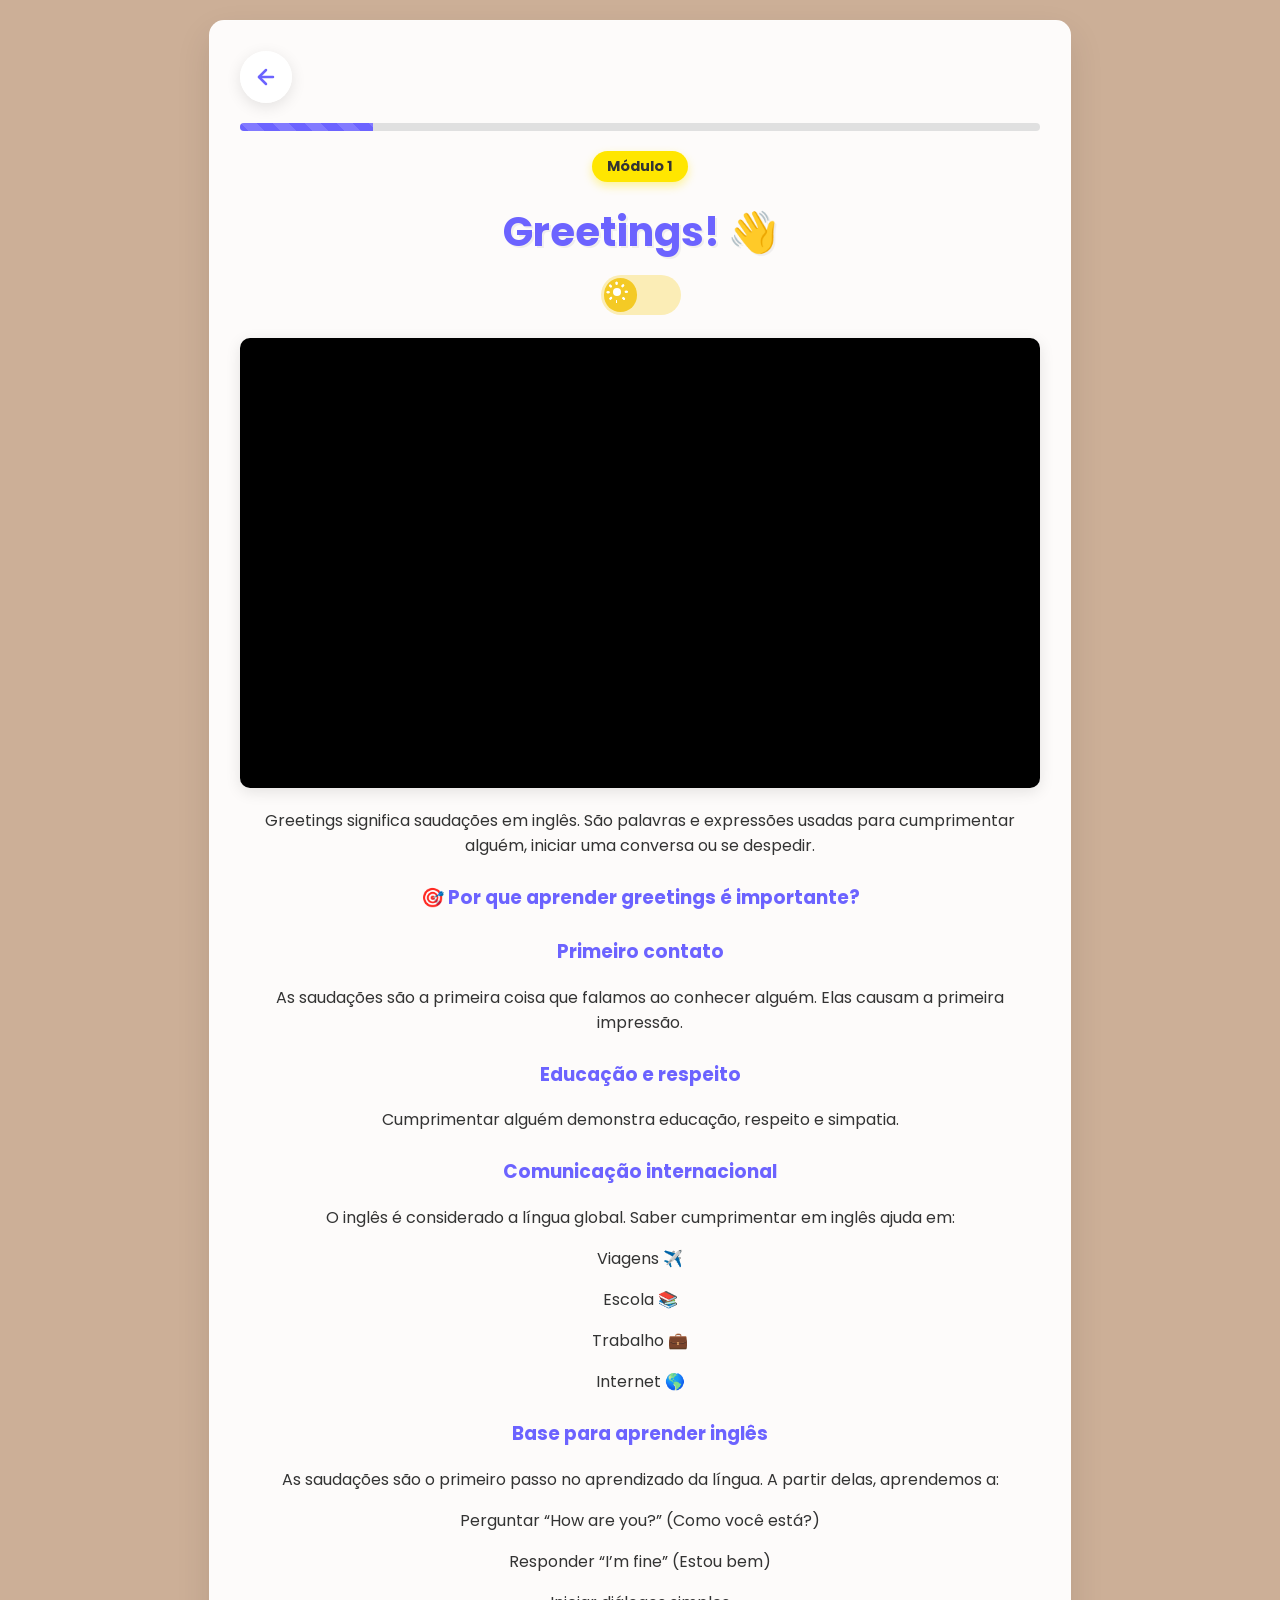
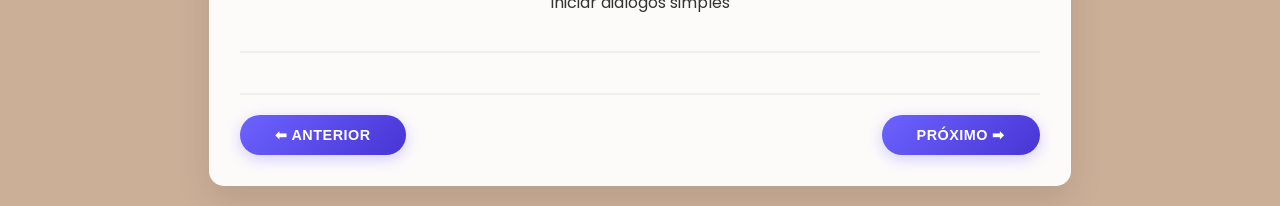
<file: index.html>
<!DOCTYPE html>
<html lang="pt-BR">
<head>
    <meta charset="UTF-8">
    <meta name="viewport" content="width=device-width, initial-scale=1.0">
    <link rel="stylesheet" href="style.css">

    <title>Módulo 1: Greetings - Aprenda Inglês</title>
</head>
<body>

    <div class="container">
        <!-- Botão Voltar ao Início (Greetings) -->
        <a href="index.html" class="back-arrow" title="Voltar ao Início">
            <svg xmlns="http://www.w3.org/2000/svg" width="24" height="24" viewBox="0 0 24 24" fill="none" stroke="currentColor" stroke-width="2.5" stroke-linecap="round" stroke-linejoin="round">
                <path d="M19 12H5"></path>
                <polyline points="12 19 5 12 12 5"></polyline>
            </svg>
        </a>

        <div class="progress-container">
            <div class="progress-bar" id="progress-bar"></div>
        </div>
        <header>
            <div class="module-tag">Módulo 1</div>

            <!-- Passo 1: Greetings -->
            <div id="step-1" class="step">
                <h1>Greetings! 👋</h1>
                <!-- From Uiverse.io by JkHuger --> 
        <label for="theme" class="theme">
	        <span class="theme__toggle-wrap">
		        <input id="theme" class="theme__toggle" type="checkbox" role="switch" name="theme" value="dark">
		        <span class="theme__fill"></span>
		        <span class="theme__icon">
			        <span class="theme__icon-part"></span>
			        <span class="theme__icon-part"></span>
			        <span class="theme__icon-part"></span>
			        <span class="theme__icon-part"></span>
			        <span class="theme__icon-part"></span>
			        <span class="theme__icon-part"></span>
			        <span class="theme__icon-part"></span>
			        <span class="theme__icon-part"></span>
			        <span class="theme__icon-part"></span>
		        </span>
	        </span>
        </label>

                <!-- Área do Vídeo -->
                <div class="video-container">
                    <video autoplay muted loop playsinline style="pointer-events: none;">
                        <source src="Imagens de Greetins/Design sem nome.mp4" type="video/mp4">
                        Seu navegador não suporta a reprodução de vídeos.
                    </video>
                </div>

                <p>Greetings significa saudações em inglês. São palavras e expressões usadas para cumprimentar alguém, iniciar uma conversa ou se despedir.</p>
                <h3>🎯 Por que aprender greetings é importante? </h3>

                <h3>Primeiro contato</h3>
                <p>As saudações são a primeira coisa que falamos ao conhecer alguém. Elas causam a primeira impressão.</p>

                <h3>Educação e respeito </h3>   
                <p> Cumprimentar alguém demonstra educação, respeito e simpatia.</p>

                <h3>Comunicação internacional</h3>
                <p>O inglês é considerado a língua global. Saber cumprimentar em inglês ajuda em:</p>
                <p>Viagens ✈️</p>
                <p>Escola 📚</p>
                <p>Trabalho 💼</p>
                <p>Internet 🌎</p>

                <h3>Base para aprender inglês</h3>
                <p>As saudações são o primeiro passo no aprendizado da língua. A partir delas, aprendemos a:</p>
                <p>Perguntar “How are you?” (Como você está?)</p>
                <p>Responder “I’m fine” (Estou bem)</p>
                <p>Iniciar diálogos simples</p>
            </div>

            <!-- Passo 2: Introductions (Novo Conteúdo) -->
            <div id="step-2" class="step hidden">
                <h1>Introdução 🤝</h1>
                <p>Ouça e pratique a pronúncia das saudações mais comuns:</p>

                <button id="toggle-vocab" class="action-btn">📖 Lição 1</button>
                <button id="shortcut-lesson2-btn" class="action-btn" style="background-color: #FF9800;">🚀 Lição 2</button>

                <div id="vocab-content" class="audio-grid hidden">
                    <h3 style="grid-column: 1 / -1; text-align: center; margin-top: 0; margin-bottom: 15px;">Vocabulário</h3>
                    <div class="audio-item"><img src="Imagens de Greetins/HI.jpg" class="vocab-icon"><span>Hi!</span> <button class="play-btn" data-audio="Imagens de Greetins/Greetins audio/Hi.mp3">🔊</button></div>
                    <div class="audio-item"><img src="Imagens de Greetins\Hello.png" class="vocab-icon"><span>Hello!</span> <button class="play-btn" data-audio="Imagens de Greetins/Greetins audio/Hello.mp3">🔊</button></div>
                    
                    <div class="audio-item"><img src="Imagens de Greetins/DIA.jpg" class="vocab-icon"><span>Good Morning</span> <button class="play-btn" data-audio="Imagens de Greetins/Greetins audio/Good Morning.mp3">🔊</button></div>
                    <div class="audio-item"><img src="Imagens de Greetins/TARDE.jpg" class="vocab-icon"><span>Good Afternoon</span> <button class="play-btn" data-audio="Imagens de Greetins/Greetins audio/Good Afternoon.mp3">🔊</button></div>
                    
                    <div class="audio-item"><img src="Imagens de Greetins/NOITE.jpg" class="vocab-icon"><span>Good Evening</span> <button class="play-btn" data-audio="Imagens de Greetins/Greetins audio/Good Evening.mp3">🔊</button></div>
                    <div class="audio-item"><img src="Imagens de Greetins/EAÍ.png" class="vocab-icon"><span>Hey there!</span> <button class="play-btn" data-audio="Imagens de Greetins/Greetins audio/Hey there.mp3">🔊</button></div>
                    
                    <div class="audio-item"><img src="Imagens de Greetins/OQUE É.jpg" class="vocab-icon"><span>What's up?</span> <button class="play-btn" data-audio="Imagens de Greetins/Greetins audio/What's up.mp3">🔊</button></div>
                    <div class="audio-item"><img src="Imagens de Greetins/ChatGPT Image 19 de fev. de 2026, 00_31_22.png" class="vocab-icon"><span>How's it going?</span> <button class="play-btn" data-audio="Imagens de Greetins/Greetins audio/How's it going.mp3">🔊</button></div>
                    
                    <div class="audio-item"><img src="Imagens de Greetins/ChatGPT Image 19 de fev. de 2026, 00_33_58.png" class="vocab-icon"><span>How are you?</span> <button class="play-btn" data-audio="Imagens de Greetins/Greetins audio/How are you.mp3">🔊</button></div>
                    <div class="audio-item"><img src="Imagens de Greetins\I am good.png" class="vocab-icon"><span>I'm fine.</span> <button class="play-btn" data-audio="Imagens de Greetins/Greetins audio/I'm fine.mp3">🔊</button></div>
                    <div class="audio-item"><img src="Imagens de Greetins\I AM GREAT.jpg" class="vocab-icon"><span>I am great.</span> <button class="play-btn" data-audio="Imagens de Greetins/Greetins audio/I am great.mp3">🔊</button></div>

                    <div class="audio-item"><img src="Imagens de Greetins/BOM CONHECER VC.jpg" class="vocab-icon"><span>Nice to meet you</span> <button class="play-btn" data-audio="Imagens de Greetins/Greetins audio/Nice to meet you.mp3">🔊</button></div>
                    
                    <div class="audio-item"><img src="Imagens de Greetins\Long time no see.jpg" class="vocab-icon"><span>Long time no see</span> <button class="play-btn" data-audio="Imagens de Greetins/Greetins audio/Long time no see.mp3">🔊</button></div>
                    <div class="audio-item"><img src="Imagens de Greetins\Please.jpg" class="vocab-icon"><span>Please</span> <button class="play-btn" data-audio="Imagens de Greetins/Greetins audio/Plase.mp3">🔊</button></div>
                    
                    <div class="audio-item"><img src="Imagens de Greetins\O que você faz.png" class="vocab-icon"><span>How do you do?</span> <button class="play-btn" data-audio="Imagens de Greetins/Greetins audio/How do you do.mp3">🔊</button></div>
                    <div class="audio-item"><img src="Imagens de Greetins\Adeus.png" class="vocab-icon"><span>Goodbye</span> <button class="play-btn" data-audio="Imagens de Greetins/Greetins audio/Goodbye.mp3">🔊</button></div>
                    
                    <div class="audio-item"><img src="Imagens de Greetins\Bye.jpg" class="vocab-icon"><span>Bye</span> <button class="play-btn" data-audio="Imagens de Greetins/Greetins audio/Bye.mp3">🔊</button></div>
                    <div class="audio-item"><img src="Imagens de Greetins\See you later.png" class="vocab-icon"><span>See you later</span> <button class="play-btn" data-audio="Imagens de Greetins/Greetins audio/See you later.mp3">🔊</button></div>
                    
                    <div class="audio-item"><img src="Imagens de Greetins\Be careful.png" class="vocab-icon"><span>Be careful</span> <button class="play-btn" data-audio="Imagens de Greetins/Greetins audio/Be careful.mp3">🔊</button></div>
                    <div class="audio-item"><img src="Imagens de Greetins\Have a nice day.jpg" class="vocab-icon"><span>Have a nice day</span> <button class="play-btn" data-audio="Imagens de Greetins/Greetins audio/Have a Nice day.mp3">🔊</button></div>
                    
                    <div class="audio-item"><img src="Imagens de Greetins\come in.jpg" class="vocab-icon"><span>Come in</span> <button class="play-btn" data-audio="Imagens de Greetins/Greetins audio/Come in.mp3">🔊</button></div>
                    <div class="audio-item"><img src="Imagens de Greetins\That's right.png" class="vocab-icon"><span>That's right</span> <button class="play-btn" data-audio="Imagens de Greetins/Greetins audio/That's right.mp3">🔊</button></div>
                    <div class="audio-item"><img src="Imagens de Greetins\Excuse me.jpg" class="vocab-icon"><span>Excuse me</span> <button class="play-btn" data-audio="Imagens de Greetins/Greetins audio/Excuse me.mp3">🔊</button></div>
                    <div class="audio-item"><img src="Imagens de Greetins\Sorry.jpg" class="vocab-icon"><span>Sorry</span> <button class="play-btn" data-audio="Imagens de Greetins/Greetins audio/Sorry.mp3">🔊</button></div>

                    <div class="audio-item"><img src="Imagens de Greetins\Go it.jpg" class="vocab-icon"><span>Got it</span> <button class="play-btn" data-audio="Imagens de Greetins/Greetins audio/Got it.mp3">🔊</button></div>

                    <!-- Botão Continuar dentro do Vocabulário -->
                    <div style="width: 100%; grid-column: 1 / -1; text-align: center; margin-top: 20px;">
                        <button id="vocab-continue-btn" class="action-btn" onclick="window.scrollTo({ top: 0, behavior: 'smooth' }); document.getElementById('vocab-content').classList.add('hidden'); document.getElementById('vocab-pt-content').classList.remove('hidden');">Próximo ➡</button>
                    </div>
                </div>

                <div id="vocab-pt-content" class="audio-grid hidden">
                    <h3 style="grid-column: 1 / -1; text-align: center; margin-top: 0; margin-bottom: 15px;">Vocabulário</h3>
                    <div class="audio-item"><img src="Imagens de Greetins/HI.jpg" class="vocab-icon"><span>Oi!</span> <button class="play-btn" data-audio="Imagens de Greetins/Greetins audio/Hi.mp3">🔊</button></div>
                    <div class="audio-item"><img src="Imagens de Greetins\Hello.png" class="vocab-icon"><span>Olá!</span> <button class="play-btn" data-audio="Imagens de Greetins/Greetins audio/Hello.mp3">🔊</button></div>
                    
                    <div class="audio-item"><img src="Imagens de Greetins/DIA.jpg" class="vocab-icon"><span>Bom dia</span> <button class="play-btn" data-audio="Imagens de Greetins/Greetins audio/Good Morning.mp3">🔊</button></div>
                    <div class="audio-item"><img src="Imagens de Greetins/TARDE.jpg" class="vocab-icon"><span>Boa tarde</span> <button class="play-btn" data-audio="Imagens de Greetins/Greetins audio/Good Afternoon.mp3">🔊</button></div>
                    
                    <div class="audio-item"><img src="Imagens de Greetins/NOITE.jpg" class="vocab-icon"><span>Boa noite</span> <button class="play-btn" data-audio="Imagens de Greetins/Greetins audio/Good Evening.mp3">🔊</button></div>
                    <div class="audio-item"><img src="Imagens de Greetins/EAÍ.png" class="vocab-icon"><span>E aí!</span> <button class="play-btn" data-audio="Imagens de Greetins/Greetins audio/Hey there.mp3">🔊</button></div>
                    
                    <div class="audio-item"><img src="Imagens de Greetins/OQUE É.jpg" class="vocab-icon"><span>E aí? / O que manda?</span> <button class="play-btn" data-audio="Imagens de Greetins/Greetins audio/What's up.mp3">🔊</button></div>
                    <div class="audio-item"><img src="Imagens de Greetins/ChatGPT Image 19 de fev. de 2026, 00_31_22.png" class="vocab-icon"><span>Como vão as coisas?</span> <button class="play-btn" data-audio="Imagens de Greetins/Greetins audio/How's it going.mp3">🔊</button></div>
                    
                    <div class="audio-item"><img src="Imagens de Greetins/ChatGPT Image 19 de fev. de 2026, 00_33_58.png" class="vocab-icon"><span>Como você está?</span> <button class="play-btn" data-audio="Imagens de Greetins/Greetins audio/How are you.mp3">🔊</button></div>
                    <div class="audio-item"><img src="Imagens de Greetins\I am good.png" class="vocab-icon"><span>Estou bem.</span> <button class="play-btn" data-audio="Imagens de Greetins/Greetins audio/I'm fine.mp3">🔊</button></div>
                    <div class="audio-item"><img src="Imagens de Greetins\I AM GREAT.jpg" class="vocab-icon"><span>Estou ótimo.</span> <button class="play-btn" data-audio="Imagens de Greetins/Greetins audio/I am great.mp3">🔊</button></div>

                    <div class="audio-item"><img src="Imagens de Greetins/BOM CONHECER VC.jpg" class="vocab-icon"><span>Prazer em te conhecer</span> <button class="play-btn" data-audio="Imagens de Greetins/Greetins audio/Nice to meet you.mp3">🔊</button></div>
                    
                    <div class="audio-item"><img src="Imagens de Greetins/Long time no see.jpg" class="vocab-icon"><span>Quanto tempo!</span> <button class="play-btn" data-audio="Imagens de Greetins/Greetins audio/Long time no see.mp3">🔊</button></div>
                    <div class="audio-item"><img src="Imagens de Greetins/Please.jpg" class="vocab-icon"><span>Por favor</span> <button class="play-btn" data-audio="Imagens de Greetins/Greetins audio/Plase.mp3">🔊</button></div>
                    
                    <div class="audio-item"><img src="Imagens de Greetins\O que você faz.png" class="vocab-icon"><span>Como vai?</span> <button class="play-btn" data-audio="Imagens de Greetins/Greetins audio/How do you do.mp3">🔊</button></div>
                    <div class="audio-item"><img src="Imagens de Greetins\Adeus.png" class="vocab-icon"><span>Adeus</span> <button class="play-btn" data-audio="Imagens de Greetins/Greetins audio/Goodbye.mp3">🔊</button></div>
                    
                    <div class="audio-item"><img src="Imagens de Greetins/Bye.jpg" class="vocab-icon"><span>Tchau</span> <button class="play-btn" data-audio="Imagens de Greetins/Greetins audio/Bye.mp3">🔊</button></div>
                    <div class="audio-item"><img src="Imagens de Greetins\See you later.png" class="vocab-icon"><span>Até logo</span> <button class="play-btn" data-audio="Imagens de Greetins/Greetins audio/See you later.mp3">🔊</button></div>
                    
                    <div class="audio-item"><img src="Imagens de Greetins\Be careful.png" class="vocab-icon"><span>Tenha Cuidado</span> <button class="play-btn" data-audio="Imagens de Greetins/Greetins audio/Be careful.mp3">🔊</button></div>
                    <div class="audio-item"><img src="Imagens de Greetins/Have a nice day.jpg" class="vocab-icon"><span>Tenha um bom dia</span> <button class="play-btn" data-audio="Imagens de Greetins/Greetins audio/Have a Nice day.mp3">🔊</button></div>
                    
                    <div class="audio-item"><img src="Imagens de Greetins\come in.jpg" class="vocab-icon"><span>Entre</span> <button class="play-btn" data-audio="Imagens de Greetins/Greetins audio/Come in.mp3">🔊</button></div>
                    <div class="audio-item"><img src="Imagens de Greetins\That's right.png" class="vocab-icon"><span>Está certo</span> <button class="play-btn" data-audio="Imagens de Greetins/Greetins audio/That's right.mp3">🔊</button></div>
                    <div class="audio-item"><img src="Imagens de Greetins/Excuse me.jpg" class="vocab-icon"><span>Com licença</span> <button class="play-btn" data-audio="Imagens de Greetins/Greetins audio/Excuse me.mp3">🔊</button></div>
                   <div class="audio-item"><img src="Imagens de Greetins/Sorry.jpg" class="vocab-icon"><span>Desculpe</span> <button class="play-btn" data-audio="Imagens de Greetins/Greetins audio/Sorry.mp3">🔊</button></div>
                    <div class="audio-item"><img src="Imagens de Greetins\Go it.jpg" class="vocab-icon"><span>Entendi</span> <button class="play-btn" data-audio="Imagens de Greetins/Greetins audio/Got it.mp3">🔊</button></div>
                    

                    <div style="width: 100%; grid-column: 1 / -1; text-align: center; margin-top: 20px;">
                        <button id="vocab-pt-continue-btn" class="action-btn">Continuar ➡</button>
                    </div>
                </div>
            </div>

            <!-- Passo 3: Let's Talk (Conversação) -->
            <div id="step-talk" class="step hidden">
                <h1>Let's TALK 🗣️</h1>
                <p>Pratique com o diálogo entre:</p>
                <p>Mark e Elena</p>
                
                <!-- Card para ouvir a conversa completa -->
                <div class="full-audio-card">
                    <button class="play-btn" data-audio="TALK/Áudio completo.mp3">🔊</button>
                    <div>
                        <h3>Ouvir conversa completa</h3>
                        <p>Escute a narração de todo o diálogo.</p>
                    </div>
                </div>

                <div class="chat-container">
                    <!-- Mark -->
                    <div class="chat-row mark-row">
                        <img src="TALK/MARK.jpg" alt="Mark" class="avatar" style="width: 50px; height: 50px; object-fit: cover;">
                        <div class="chat-bubble mark">
                            <p><strong>Mark:</strong> Hi Elena!?</p>
                            <button class="play-mini-btn" data-audio="TALK/Hi Elena Greetings 1.mp3">🔊</button>
                        </div>
                    </div>

                    <!-- Elena -->
                    <div class="chat-row elena-row">
                        <div class="chat-bubble elena">
                            <p><strong>Elena:</strong> Hello Mark!</p>
                            <button class="play-mini-btn" data-audio="TALK/HELLO MARK Greetins 1.mp3">🔊</button>
                        </div>
                        <img src="TALK/ELENA.png" alt="Elena" class="avatar">
                    </div>

                    <!-- Mark -->
                    <div class="chat-row mark-row">
                        <img src="TALK/MARK.jpg" alt="Mark" class="avatar" style="width: 50px; height: 50px; object-fit: cover;">
                        <div class="chat-bubble mark">
                            <p><strong>Mark:</strong> Good Evening Elena.</p>
                            <button class="play-mini-btn" data-audio="TALK/good evening (mark).mp3">🔊</button>
                        </div>
                    </div>

                    <!-- Elena -->
                    <div class="chat-row elena-row">
                        <div class="chat-bubble elena">
                            <p><strong>Elena:</strong> Good Evening</p>
                            <button class="play-mini-btn" data-audio="TALK/Good EVening (elena).mp3">🔊</button>
                        </div>
                        <img src="TALK/ELENA.png" alt="Elena" class="avatar">
                    </div>
                     <!-- Mark -->
                     <div class="chat-row mark-row">
                        <img src="TALK/MARK.jpg" alt="Mark" class="avatar" style="width: 50px; height: 50px; object-fit: cover;">
                        <div class="chat-bubble mark">
                            <p><strong>Mark:</strong> How are you?</p>
                            <button class="play-mini-btn" data-audio="TALK/How are you.mp3">🔊</button>
                        </div>
                    </div>

                    <!-- Elena -->
                    <div class="chat-row elena-row">
                        <div class="chat-bubble elena">
                            <p><strong>Elena:</strong> I'm good. And you?</p>
                            <button class="play-mini-btn" data-audio="TALK/i'm good Greetins 2.mp3">🔊</button>
                        </div>
                        <img src="TALK/ELENA.png" alt="Elena" class="avatar">
                    </div>

                     <!-- Mark -->
                     <div class="chat-row mark-row">
                        <img src="TALK/MARK.jpg" alt="Mark" class="avatar" style="width: 50px; height: 50px; object-fit: cover;">
                        <div class="chat-bubble mark">
                            <p><strong>Mark:</strong> I'm fine. Thanks!</p>
                            <button class="play-mini-btn" data-audio="TALK/i'm fine. thanks ELENA GREETINS 2.mp3">🔊</button>
                        </div>
                    </div>

                    <!-- Mark -->
                     <div class="chat-row mark-row">
                        <img src="TALK/MARK.jpg" alt="Mark" class="avatar" style="width: 50px; height: 50px; object-fit: cover;">
                        <div class="chat-bubble mark">
                            <p><strong>Mark:</strong> It's a pleasure to see you again.</p>
                            <button class="play-mini-btn" data-audio="TALK/It's a pleasure to see you again (MARK).mp3">🔊</button>
                        </div>
                    </div>

                         <!-- Elena -->
                    <div class="chat-row elena-row">
                        <div class="chat-bubble elena">
                            <p><strong>Elena:</strong> It's nice to see you too!</p>
                            <button class="play-mini-btn" data-audio="TALK/IT´S NICE TOO SEE YOU TOO.mp3">🔊</button>
                        </div>
                        <img src="TALK/ELENA.png" alt="Elena" class="avatar">
                    </div>
                    <!-- Mark -->
                     <div class="chat-row mark-row">
                        <img src="TALK/MARK.jpg" alt="Mark" class="avatar" style="width: 50px; height: 50px; object-fit: cover;">
                        <div class="chat-bubble mark">
                            <p><strong>Mark:</strong> Where have you been?</p>
                            <button class="play-mini-btn" data-audio="TALK/So where have you been.mp3">🔊</button>
                        </div>
                    </div>

                          <!-- Elena -->
                    <div class="chat-row elena-row">
                        <div class="chat-bubble elena">
                            <p><strong>Elena:</strong> I was travelling abroad</p>
                            <button class="play-mini-btn" data-audio="TALK/I was travelling to abroad (ELENA).mp3">🔊</button>
                        </div>
                        <img src="TALK/ELENA.png" alt="Elena" class="avatar">
                    </div>

                     <!-- Mark -->
                     <div class="chat-row mark-row">
                        <img src="TALK/MARK.jpg" alt="Mark" class="avatar" style="width: 50px; height: 50px; object-fit: cover;">
                        <div class="chat-bubble mark">
                            <p><strong>Mark:</strong> It's amazing.</p>
                            <button class="play-mini-btn" data-audio="TALK/it's amazing to hear it.mp3">🔊</button>
                        </div>
                    </div>

                           <!-- Elena -->
                    <div class="chat-row elena-row">
                        <div class="chat-bubble elena">
                            <p><strong>Elena:</strong> I'm so sorry Mark, but i need to go now</p>
                            <button class="play-mini-btn" data-audio="TALK/i'm so sorry mark (ELENA).mp3">🔊</button>
                        </div>
                        <img src="TALK/ELENA.png" alt="Elena" class="avatar">
                    </div>

                     <!-- Mark -->
                     <div class="chat-row mark-row">
                        <img src="TALK/MARK.jpg" alt="Mark" class="avatar" style="width: 50px; height: 50px; object-fit: cover;">
                        <div class="chat-bubble mark">
                            <p><strong>Mark:</strong> It's okay</p>
                            <button class="play-mini-btn" data-audio="TALK/it's okay (MARK).mp3">🔊</button>
                        </div>
                    </div>

                    
                           <!-- Elena -->
                    <div class="chat-row elena-row">
                        <div class="chat-bubble elena">
                            <p><strong>Elena:</strong> I see you later</p>
                            <button class="play-mini-btn" data-audio="TALK/bye bye (ELENA).mp3">🔊</button>
                        </div>
                        <img src="TALK/ELENA.png" alt="Elena" class="avatar">
                    </div>
                    <!-- Mark -->
                     <div class="chat-row mark-row">
                        <img src="TALK/MARK.jpg" alt="Mark" class="avatar" style="width: 50px; height: 50px; object-fit: cover;">
                        <div class="chat-bubble mark">
                            <p><strong>Mark:</strong> Goodbye Elena</p>
                            <button class="play-mini-btn" data-audio="TALK/goodbye (mark).mp3">🔊</button>
                        </div>
                    </div>
                </div>

                <button id="lets-listen-btn" class="action-btn">Continuar ➡</button>
            </div>

            <!-- Passo 4: Listening and Choose (Vídeo Quiz) -->
            <div id="step-listening" class="step hidden">
                <h1>Listening & Choose 🎧</h1>
                <p>Assista ao vídeo e responda às perguntas abaixo:</p>

                <div class="video-container">
                    <!-- Controls removido para impedir avanço manual. pointer-events: none impede clique direito/pausa -->
                    <video id="video-quiz-player" style="pointer-events: none;" playsinline webkit-playsinline>
                        <source id="video-quiz-source" src="" type="video/mp4">
                        Seu navegador não suporta a reprodução de vídeos.
                    </video>
                    <!-- Botão de Play Personalizado (Overlay) -->
                    <div id="video-start-overlay" class="video-overlay">
                        <button class="big-play-btn">▶</button>
                    </div>
                </div>

                <div class="quiz-card">
                    <div style="display: flex; justify-content: space-between; align-items: center; margin-bottom: 10px;">
                        <div id="video-quiz-score" class="quiz-score" style="margin-bottom: 0;">Acertos: 0/0</div>
                        <button id="skip-to-part2-btn" style="background: none; border: none; color: #6C63FF; cursor: pointer; text-decoration: underline; font-size: 0.85em; padding: 0;">Pular para Interpretação ⏩</button>
                        <button id="skip-interpretation-btn" style="background: none; border: none; color: #6C63FF; cursor: pointer; text-decoration: underline; font-size: 0.85em; padding: 0; display: none;">Pular Interpretação ⏩</button>
                    </div>
                    <h3 id="video-quiz-question">Carregando pergunta...</h3>
                    <div id="video-quiz-options" class="quiz-options-grid">
                        <!-- Opções serão inseridas via JavaScript -->
                    </div>
                    <p id="video-quiz-feedback" class="quiz-feedback"></p>
                    <button id="video-quiz-next-btn" class="action-btn hidden" style="margin-top: 15px;">Próxima Pergunta ➡</button>
                </div>
            </div>

            <!-- Passo 5: Próxima Lição (Página Solo) -->
            <div id="step-next-lesson" class="step hidden">
                <h1>Lição 2 🚀</h1>
                <div id="lesson2-intro-content">
                    <p>Parabéns! Você concluiu o Módulo 1 com sucesso.</p>
                    <p>In the second Lesson, we will learn about:</p>
                    
                    <h3>Vocabulário (Perguntas iniciais)</h3>
                </div>
                <button id="toggle-to-ask-btn" class="action-btn">📖 Vocabulário</button>

                <div id="to-ask-content" class="audio-grid hidden">
                    <h3 style="grid-column: 1 / -1; text-align: center; margin-top: 0; margin-bottom: 15px;">Vocabulário</h3>
                    <div class="audio-item">
                        <img src="Lição 02/images/What's your name.jpg" class="vocab-icon">
                        <span>What is your name?</span> 
                        <button class="play-btn" data-audio="Lição 02/Vocabulário lesson 2/What is your name.mp3">🔊</button>
                    </div>
                    <div class="audio-item">
                        <img src="Lição 02/images/Where are you from.jpg" class="vocab-icon">
                        <span>Where are you from?</span> 
                        <button class="play-btn" data-audio="Lição 02/Vocabulário lesson 2/Where are you from.mp3">🔊</button>
                    </div>
                    <div class="audio-item">
                        <img src="Lição 02/images/How old are you.jpg" class="vocab-icon">
                        <span>How old are you?</span> 
                        <button class="play-btn" data-audio="Lição 02/Vocabulário lesson 2/How old are you.mp3">🔊</button>
                    </div>
                    <div class="audio-item">
                        <img src="Lição 02/images/What do you do.jpg" class="vocab-icon">
                        <span>What do you do?</span> 
                        <button class="play-btn" data-audio="Lição 02/Vocabulário lesson 2/What do you do.mp3">🔊</button>
                    </div>
                    <div class="audio-item">
                        <img src="Lição 02/images/Where do you live.png" class="vocab-icon">
                        <span>Where do you live?</span> 
                        <button class="play-btn" data-audio="Lição 02/Vocabulário lesson 2/Where do you live.mp3">🔊</button>
                    </div>

                    <div class="audio-item">
                        <img src="Lição 02/images/What time is it.jpg" class="vocab-icon">
                        <span>What time is it?</span> 
                        <button class="play-btn" data-audio="Lição 02/Vocabulário lesson 2/What time is it.mp3">🔊</button>
                    </div>

                    <div class="audio-item">
                        <img src="Lição 02/images/What is your favorite color.jpg" class="vocab-icon">
                        <span>What is your favorite color?</span> 
                        <button class="play-btn" data-audio="Lição 02/Vocabulário lesson 2/What is your favorite color.mp3">🔊</button>
                    </div>

                    <div class="audio-item">
                        <img src="Lição 02/images/When is your birthday.jpg" class="vocab-icon">
                        <span>When is your birthday?</span> 
                        <button class="play-btn" data-audio="Lição 02/Vocabulário lesson 2/when is your birthday.mp3">🔊</button>
                    </div>

                    <div class="audio-item">
                        <img src="Lição 02/images/Who are you.png" class="vocab-icon">
                        <span>Who are you?</span> 
                        <button class="play-btn" data-audio="Lição 02/Vocabulário lesson 2/Who are you.mp3">🔊</button>
                    </div>

                    <div class="audio-item">
                        <img src="Lição 02/images/How much is it.jpg" class="vocab-icon">
                        <span>How much is it?</span> 
                        <button class="play-btn" data-audio="Lição 02/Vocabulário lesson 2/How much is it.mp3">🔊</button>
                    </div>

                    <div class="audio-item">
                        <img src="Lição 02/images/How do you spell your name.jpg" class="vocab-icon">
                        <span>How do you spell your name?</span> 
                        <button class="play-btn" data-audio="Lição 02/Vocabulário lesson 2/How do you spell your name.mp3">🔊</button>
                    </div>

                    <div class="audio-item">
                        <img src="Lição 02/images/Do you speak English.jpg" class="vocab-icon">
                        <span>Do you speak English?</span> 
                        <button class="play-btn" data-audio="Lição 02/Vocabulário lesson 2/Do you speak English.mp3">🔊</button>
                    </div>

                    <div class="audio-item">
                        <img src="Lição 02/images/Are you ready.jpg" class="vocab-icon">
                        <span>Are you ready?</span> 
                        <button class="play-btn" data-audio="Lição 02/Vocabulário lesson 2/Are you ready.mp3">🔊</button>
                    </div>

                    <div class="audio-item">
                        <img src="Lição 02/images/Do you like coffee.jpg" class="vocab-icon">
                        <span>Do you like coffee?</span> 
                        <button class="play-btn" data-audio="Lição 02/Vocabulário lesson 2/Do you like coffee.mp3">🔊</button>
                    </div>

                    <!-- Botão Continuar dentro da Lição 2 -->
                    <div style="width: 100%; grid-column: 1 / -1; text-align: center; margin-top: 20px;">
                        <button id="to-ask-continue-btn" class="action-btn" onclick="window.scrollTo({ top: 0, behavior: 'smooth' }); document.getElementById('to-ask-content').classList.add('hidden'); document.getElementById('to-ask-pt-content').classList.remove('hidden');">Próximo ➡</button>
                    </div>
                </div>

                <!-- Seção Português -> Inglês (Lição 2) -->
                <div id="to-ask-pt-content" class="audio-grid hidden">
                    <h3 style="grid-column: 1 / -1; text-align: center; margin-top: 0; margin-bottom: 15px;">Vocabulário</h3>
                    <div class="audio-item">
                        <img src="Lição 02/images/What's your name.jpg" class="vocab-icon">
                        <span>Qual é o seu nome?</span> 
                        <button class="play-btn" data-audio="Lição 02/Vocabulário lesson 2/What is your name.mp3">🔊</button>
                    </div>
                    <div class="audio-item">
                        <img src="Lição 02/images/Where are you from.jpg" class="vocab-icon">
                        <span>De onde você é?</span> 
                        <button class="play-btn" data-audio="Lição 02/Vocabulário lesson 2/Where are you from.mp3">🔊</button>
                    </div>
                    <div class="audio-item">
                        <img src="Lição 02/images/How old are you.jpg" class="vocab-icon">
                        <span>Quantos anos você tem?</span> 
                        <button class="play-btn" data-audio="Lição 02/Vocabulário lesson 2/How old are you.mp3">🔊</button>
                    </div>
                    <div class="audio-item">
                        <img src="Lição 02/images/What do you do.jpg" class="vocab-icon">
                        <span>O que você faz?</span> 
                        <button class="play-btn" data-audio="Lição 02/Vocabulário lesson 2/What do you do.mp3">🔊</button>
                    </div>
                    <div class="audio-item">
                        <img src="Lição 02/images/Where do you live.png" class="vocab-icon">
                        <span>Onde você mora?</span> 
                        <button class="play-btn" data-audio="Lição 02/Vocabulário lesson 2/Where do you live.mp3">🔊</button>
                    </div>

                    <div class="audio-item">
                        <img src="Lição 02/images/What time is it.jpg" class="vocab-icon">
                        <span>Que horas são?</span> 
                        <button class="play-btn" data-audio="Lição 02/Vocabulário lesson 2/What time is it.mp3">🔊</button>
                    </div>

                    <div class="audio-item">
                        <img src="Lição 02/images/What is your favorite color.jpg" class="vocab-icon">
                        <span>Qual é a sua cor favorita?</span> 
                        <button class="play-btn" data-audio="Lição 02/Vocabulário lesson 2/What is your favorite color.mp3">🔊</button>
                    </div>

                    <div class="audio-item">
                        <img src="Lição 02/images/When is your birthday.jpg" class="vocab-icon">
                        <span>Quando é o seu aniversário?</span> 
                        <button class="play-btn" data-audio="Lição 02/Vocabulário lesson 2/when is your birthday.mp3">🔊</button>
                    </div>

                    <div class="audio-item">
                        <img src="Lição 02/images/Who are you.png" class="vocab-icon">
                        <span>Quem é você?</span> 
                        <button class="play-btn" data-audio="Lição 02/Vocabulário lesson 2/Who are you.mp3">🔊</button>
                    </div>

                    <div class="audio-item">
                        <img src="Lição 02/images/How much is it.jpg" class="vocab-icon">
                        <span>Quanto custa?</span> 
                        <button class="play-btn" data-audio="Lição 02/Vocabulário lesson 2/How much is it.mp3">🔊</button>
                    </div>

                    <div class="audio-item">
                        <img src="Lição 02/images/How do you spell your name.jpg" class="vocab-icon">
                        <span>Como se soletra seu nome?</span> 
                        <button class="play-btn" data-audio="Lição 02/Vocabulário lesson 2/How do you spell your name.mp3">🔊</button>
                    </div>

                    <div class="audio-item">
                        <img src="Lição 02/images/Do you speak English.jpg" class="vocab-icon">
                        <span>Você fala inglês?</span> 
                        <button class="play-btn" data-audio="Lição 02/Vocabulário lesson 2/Do you speak English.mp3">🔊</button>
                    </div>

                    <div class="audio-item">
                        <img src="Lição 02/images/Are you ready.jpg" class="vocab-icon">
                        <span>Você está pronto?</span> 
                        <button class="play-btn" data-audio="Lição 02/Vocabulário lesson 2/Are you ready.mp3">🔊</button>
                    </div>

                    <div class="audio-item">
                        <img src="Lição 02/images/Do you like coffee.jpg" class="vocab-icon">
                        <span>Você gosta de café?</span> 
                        <button class="play-btn" data-audio="Lição 02/Vocabulário lesson 2/Do you like coffee.mp3">🔊</button>
                    </div>

                    <div style="width: 100%; grid-column: 1 / -1; text-align: center; margin-top: 20px;">
                        <button id="to-ask-pt-continue-btn" class="action-btn">Continuar ➡</button>
                    </div>
                </div>
            </div>

            <!-- Passo 6: Let's Talk Lição 2 -->
            <div id="step-talk-lesson2" class="step hidden">
                <!-- Seta para voltar ao início da Lição 2 -->
                <a href="#" onclick="document.getElementById('prev-btn').click(); return false;" class="back-arrow" style="position: relative; display: inline-block; margin-bottom: 15px; color: inherit;" title="Voltar para o início da Lição 2">
                    <svg xmlns="http://www.w3.org/2000/svg" width="24" height="24" viewBox="0 0 24 24" fill="none" stroke="currentColor" stroke-width="2.5" stroke-linecap="round" stroke-linejoin="round">
                        <path d="M19 12H5"></path>
                        <polyline points="12 19 5 12 12 5"></polyline>
                    </svg>
                </a>
                <h1>Let's TALK 🗣️</h1>
                <p>Pratique o diálogo com as perguntas aprendidas:</p>
                
                <!-- Card para ouvir a conversa completa -->
                <div class="full-audio-card">
                    <button class="play-btn" data-audio="Lição 02\audio\LetTalk2\John and Anna.mp3">🔊</button>
                    <div>
                        <h3>Ouvir conversa completa</h3>
                        <p>Escute a narração de todo o diálogo.</p>
                    </div>
                </div>

                <div class="chat-container">
                   
                    <!-- 1. Person A -->
                    <div class="chat-row mark-row">
                        <img src="TALK/MARK.jpg" alt="Person A" class="avatar" style="width: 50px; height: 50px; object-fit: cover;">
                        <div class="chat-bubble mark">
                            <p><strong>Desconhecido:</strong> Hi!</p>
                        <button class="play-mini-btn" data-audio="Lição 02\audio\LetTalk2\John HI.mp3">🔊</button>
                        </div>
                    </div>

                    <!-- 2. Person B -->
                    <div class="chat-row elena-row">
                        <div class="chat-bubble elena">
                            <p><strong>Desconhecida:</strong> Hi!</p>
                            <button class="play-mini-btn" data-audio="Lição 02\audio\LetTalk2\Anna Hi.mp3">🔊</button>
                        </div>
                        <img src="TALK/ELENA.png" alt="Person B" class="avatar" style="width: 50px; height: 50px; object-fit: cover;">
                    </div>

                    <!-- 3. Person A -->
                    <div class="chat-row mark-row">
                        <img src="TALK/MARK.jpg" alt="Person A" class="avatar" style="width: 50px; height: 50px; object-fit: cover;">
                        <div class="chat-bubble mark">
                            <p><strong>John:</strong> I'm John. What's your name?</p>
                            <button class="play-mini-btn" data-audio="Lição 02\audio\LetTalk2\I'm John. What's your name.mp3">🔊</button>
                        </div>
                    </div>

                    <!-- 4. Person B -->
                    <div class="chat-row elena-row">
                        <div class="chat-bubble elena">
                            <p><strong>Anna:</strong> I'm Anna.</p>
                            <button class="play-mini-btn" data-audio="Lição 02\audio\LetTalk2\I'm Anna..mp3">🔊</button>
                        </div>
                        <img src="TALK/ELENA.png" alt="Person B" class="avatar" style="width: 50px; height: 50px; object-fit: cover;">
                    </div>


                    <!-- 7. Person B -->
                    <div class="chat-row elena-row">
                        <div class="chat-bubble elena">
                            <p><strong>Anna:</strong> How old are you?</p>
                            <button class="play-mini-btn" data-audio="Lição 02\audio\LetTalk2\How old are you.mp3">🔊</button>
                        </div>
                        <img src="TALK/ELENA.png" alt="Person B" class="avatar" style="width: 50px; height: 50px; object-fit: cover;">
                    </div>

                    <!-- 8. Person A -->
                    <div class="chat-row mark-row">
                        <img src="TALK/MARK.jpg" alt="Person A" class="avatar" style="width: 50px; height: 50px; object-fit: cover;">
                        <div class="chat-bubble mark">
                            <p><strong>John:</strong> I'm 16. And you?</p>
                            <button class="play-mini-btn" data-audio="Lição 02\audio\LetTalk2\John I'm 16. And you.mp3">🔊</button>
                        </div>
                    </div>


                    <!-- 10. Person B -->
                    <div class="chat-row elena-row">
                        <div class="chat-bubble elena">
                            <p><strong>Anna:</strong> I'm 15.</p>
                            <button class="play-mini-btn" data-audio="Lição 02\audio\LetTalk2\I'm 15..mp3">🔊</button>
                        </div>
                        <img src="TALK/ELENA.png" alt="Person B" class="avatar" style="width: 50px; height: 50px; object-fit: cover;">
                    </div>

                    <!-- 12. Person B -->
                    <div class="chat-row elena-row">
                        <div class="chat-bubble elena">
                            <p><strong>Anna:</strong> Where are you from?</p>
                            <button class="play-mini-btn" data-audio="Lição 02\audio\LetTalk2\Where are you from.mp3">🔊</button>
                        </div>
                        <img src="TALK/ELENA.png" alt="Person B" class="avatar" style="width: 50px; height: 50px; object-fit: cover;">
                    </div>

                    <!-- 13. Person A -->
                    <div class="chat-row mark-row">
                        <img src="TALK/MARK.jpg" alt="Person A" class="avatar" style="width: 50px; height: 50px; object-fit: cover;">
                        <div class="chat-bubble mark">
                            <p><strong>John:</strong> I'm from Brazil</p>
                            <button class="play-mini-btn" data-audio="Lição 02\audio\LetTalk2\I'm from Brazil.mp3">🔊</button>
                        </div>
                    </div>

                    <!-- 14. Person B -->
                    <div class="chat-row elena-row">
                        <div class="chat-bubble elena">
                            <p><strong>Anna:</strong> Nice to meet you</p>
                            <button class="play-mini-btn" data-audio="Lição 02\audio\LetTalk2\Nice to meet you.mp3">🔊</button>
                        </div>
                        <img src="TALK/ELENA.png" alt="Person B" class="avatar" style="width: 50px; height: 50px; object-fit: cover;">
                    </div>
                 <div class="chat-row mark-row">
                        <img src="TALK/MARK.jpg" alt="Person A" class="avatar" style="width: 50px; height: 50px; object-fit: cover;">
                        <div class="chat-bubble mark">
                            <p><strong>John:</strong> Nice to meet you too</p>
                            <button class="play-mini-btn" data-audio="Lição 02\audio\LetTalk2\Nice to meet you too.mp3">🔊</button>
                        </div>
                    </div>
                    <div class="chat-row elena-row">
                        <div class="chat-bubble elena">
                            <p><strong>Anna:</strong> Goodbye John</p>
                        <button class="play-mini-btn" data-audio="Lição 02\audio\LetTalk2\Goodbye John.mp3">🔊</button>
                        </div>
                        <img src="TALK/ELENA.png" alt="Person B" class="avatar" style="width: 50px; height: 50px; object-fit: cover;">
                    </div>
                <div class="chat-row mark-row">
                        <img src="TALK/MARK.jpg" alt="Person A" class="avatar" style="width: 50px; height: 50px; object-fit: cover;">
                        <div class="chat-bubble mark">
                            <p><strong>John:</strong> Bye</p>
                            <button class="play-mini-btn" data-audio="Lição 02\audio\LetTalk2\Bye.mp3">🔊</button>
                        </div>
                    </div>
            </div>
            </div>

        </header>
        <div class="navigation">
            <button id="prev-btn" class="nav-btn disabled">⬅ Anterior</button>
            <button id="next-btn" class="nav-btn">Próximo ➡</button>
        </div>
    </div>

    <script src="script.js"></script>

</body>
</html>
</file>
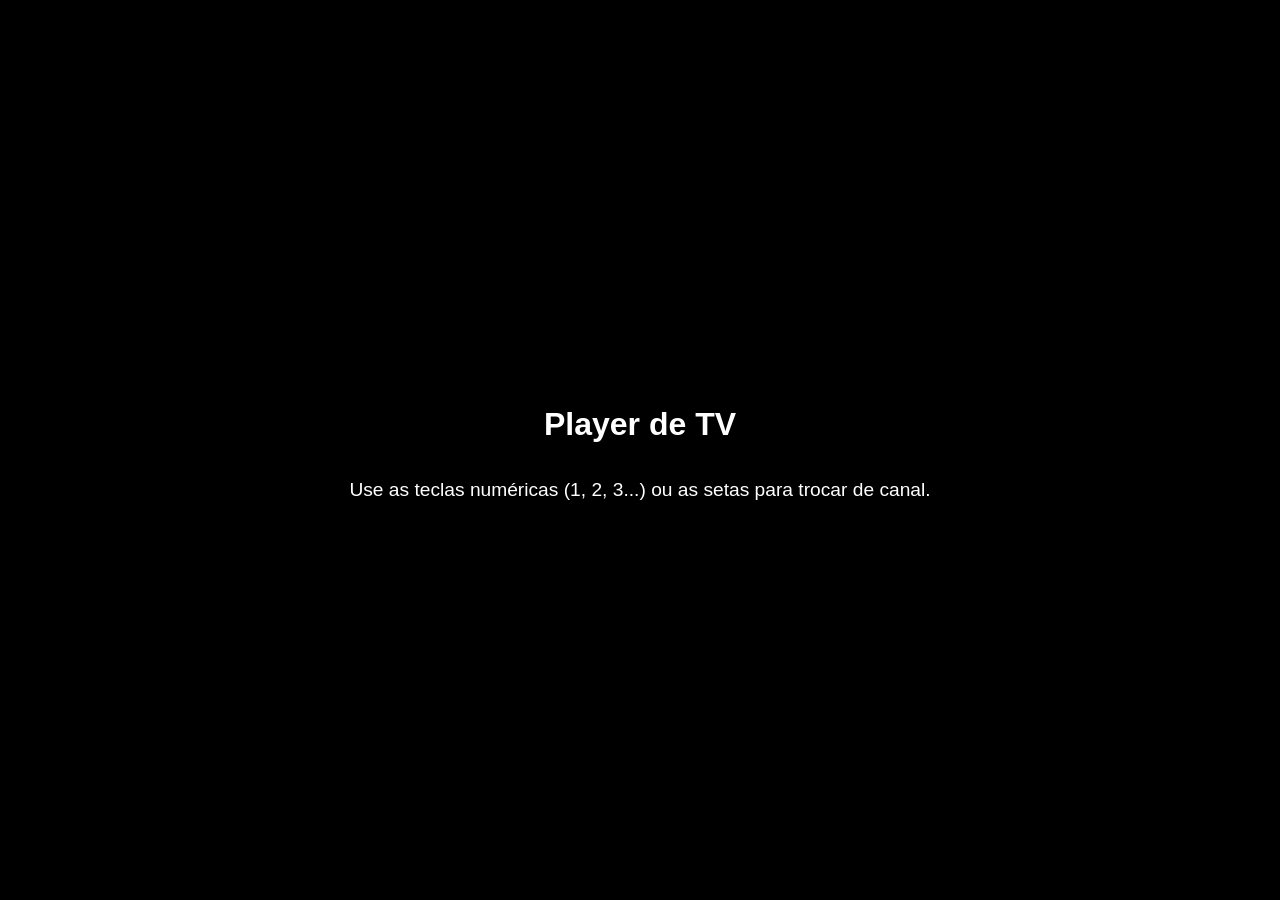
<file: file.html>
<!DOCTYPE html>
<html lang="pt-br">
<head>
    <meta charset="UTF-8">
    <meta name="viewport" content="width=device-width, initial-scale=1.0">
    <title>Player com Video.js</title>

    <!-- 1. Incluindo os arquivos CSS e JS do Video.js -->
    <link href="https://vjs.zencdn.net/8.10.0/video-js.css" rel="stylesheet" />
    <script src="https://vjs.zencdn.net/8.10.0/video.min.js"></script>

    <style>
        body {
            font-family: sans-serif;
            margin: 0;
            background-color: #000; /* Fundo preto para preencher qualquer espaço */
            overflow: hidden; /* Esconde as barras de rolagem */
        }
        /* Faz o player ocupar toda a tela */
        #my-video {
            position: fixed;
            top: 0;
            left: 0;
            width: 100vw; /* 100% da largura da viewport */
            height: 100vh; /* 100% da altura da viewport */
            object-fit: cover; /* Preenche a tela mantendo a proporção, sem distorcer */
        }
        /* Camada de sobreposição para a seleção de canais */
        #start-overlay {
            position: fixed;
            top: 0;
            left: 0;
            width: 100%;
            height: 100%;
            background-color: rgba(0, 0, 0, 0.7);
            display: flex;
            flex-direction: column;
            justify-content: center;
            align-items: center;
            z-index: 101;
            color: white;
            text-align: center;
            cursor: pointer; /* Adiciona um cursor de ponteiro para indicar que é clicável */
        }
        #start-overlay h2 {
            color: white;
            font-size: 2em;
        }
        #start-overlay p {
            font-size: 1.2em;
            margin-top: 10px;
        }
        /* Feedback visual para troca de canal */
        #channel-indicator {
            position: fixed;
            top: 50%;
            left: 50%;
            transform: translate(-50%, -50%);
            background-color: rgba(0, 0, 0, 0.8);
            color: white;
            padding: 20px 40px;
            border-radius: 10px;
            font-size: 2.5em;
            font-weight: bold;
            z-index: 102;
            opacity: 0;
            pointer-events: none;
            transition: opacity 0.3s ease-in-out;
            border: 2px solid white;
        }
    </style>
</head>
<body>

    <!-- O player agora é o único elemento no body -->
    <!-- Removido 'autoplay' e 'muted'. Adicionado 'poster' para uma imagem de capa. -->
    <video id="my-video" class="video-js" playsinline preload="auto" data-setup='{"controls": false}' poster="https://via.placeholder.com/1920x1080/000000/000000?text=.">
        <source src="http://granpirosh.top/live/841866657/c581b7318b/289881.m3u8" type="application/x-mpegURL">
        <p class="vjs-no-js">
            Para assistir a este vídeo, por favor, habilite o JavaScript.
        </p>
    </video>

    <!-- Camada de sobreposição para a seleção de canais -->
    <div id="start-overlay">
        <h2>Player de TV</h2>
        <p>Use as teclas numéricas (1, 2, 3...) ou as setas para trocar de canal.</p>
    </div>

    <!-- Elemento para mostrar o canal selecionado -->
    <div id="channel-indicator"></div>

    <script>
        document.addEventListener('DOMContentLoaded', () => {
            const player = videojs('my-video', {
                // Opções do Video.js aqui, se necessário
            });

            const startOverlay = document.getElementById('start-overlay');
            const channelIndicator = document.getElementById('channel-indicator');

            let currentChannelIndex = -1; // -1 significa que nenhum canal está tocando
            let indicatorTimeout;

            // 1. Defina sua lista de canais aqui.
            const channels = [
                { name: "Record", url: "http://granpirosh.top/live/841866657/c581b7318b/244071.m3u8" },
                { name: "SBT", url: "http://granpirosh.top/live/841866657/c581b7318b/244161.m3u8" },
                { name: "Band", url: "http://granpirosh.top/live/841866657/c581b7318b/255465.m3u8" },
                // Adicione mais canais aqui, se desejar.
                // { name: "Outro Canal", url: "URL_AQUI.m3u8" },
            ];

            // Função para exibir o indicador de canal
            const showChannelIndicator = (channelName) => {
                channelIndicator.textContent = channelName;
                channelIndicator.style.opacity = '1';

                // Esconde o indicador após 2 segundos
                clearTimeout(indicatorTimeout);
                indicatorTimeout = setTimeout(() => {
                    channelIndicator.style.opacity = '0';
                }, 2000);
            };

            // 2. Função unificada para tocar um canal
            const playChannel = (channelIndex) => {
                // Verifica se o índice do canal é válido
                if (channelIndex < 0 || channelIndex >= channels.length) {
                    console.warn(`Canal ${channelIndex + 1} não existe.`);
                    return;
                }

                currentChannelIndex = channelIndex;
                const channel = channels[channelIndex];

                // Define a nova fonte no player
                player.src({
                    src: channel.url,
                    type: 'application/x-mpegURL'
                });
                player.play(); // Inicia o vídeo com som

                // Esconde a tela de seleção, se estiver visível
                if (startOverlay.style.display !== 'none') {
                    startOverlay.style.display = 'none';
                }

                showChannelIndicator(channel.name);
            };

            // 3. Adiciona o listener para o clique inicial na tela
            startOverlay.addEventListener('click', () => {
                // Inicia o primeiro canal da lista
                playChannel(0);
            });

            // 4. Adiciona o listener para o teclado
            document.addEventListener('keydown', (event) => {
                const key = event.key;

                if (key >= '1' && key <= '9') {
                    const channelIndex = parseInt(key) - 1;
                    playChannel(channelIndex);
                } else if (key === 'ArrowUp') {
                    const nextIndex = (currentChannelIndex + 1) % channels.length;
                    playChannel(nextIndex);
                } else if (key === 'ArrowDown') {
                    const prevIndex = (currentChannelIndex - 1 + channels.length) % channels.length;
                    playChannel(prevIndex);
                }
            });
        });
    </script>

</body>
</html>
</file>
<file: style.css>
@import url('https://fonts.googleapis.com/css2?family=Poppins:wght@300;400;600;700&display=swap');

:root {
    --primary-color: #6C63FF; /* Cor moderna e jovem */
    --secondary-color: #FF6584;
    --bg-gradient-1: #e0c3fc;
    --bg-gradient-2: #8ec5fc;
    --text-color: #333;
    --card-bg: rgba(255, 255, 255, 0.95);
    --shadow-color: rgba(0, 0, 0, 0.1);
}

body {
    font-family: 'Poppins', sans-serif;
    background: #ccaf97; /* Fundo bege para o modo claro */
    color: var(--text-color);
    margin: 0;
    padding: 20px;
    display: flex;
    justify-content: center;
    min-height: 100vh;
    align-items: center;
}

@keyframes gradientBG {
    0% { background-position: 0% 50%; }
    50% { background-position: 100% 50%; }
    100% { background-position: 0% 50%; }
}

/* Animação de Entrada Suave (Fade In Up) */
@keyframes fadeInUp {
    from {
        opacity: 0;
        transform: translateY(20px);
    }
    to {
        opacity: 1;
        transform: translateY(0);
    }
}

/* Animação de "Pop" para os cards */
@keyframes popIn {
    0% { opacity: 0; transform: scale(0.5); }
    80% { transform: scale(1.05); }
    100% { opacity: 1; transform: scale(1); }
}

.container {
    max-width: 800px;
    width: 100%;
    background: var(--card-bg);
    backdrop-filter: blur(10px);
    -webkit-backdrop-filter: blur(10px);
    border-radius: 15px;
    padding: 30px;
    box-shadow: 0 15px 35px var(--shadow-color);
    border: 1px solid rgba(255, 255, 255, 0.2);
    transition:(0.3s, color 0.3s);
    position: relative; /* Necessário para posicionar o botão de voltar */
}

header {
    text-align: center;
    border-bottom: 2px solid rgba(0,0,0,0.05);
    padding-bottom: 20px;
    margin-bottom: 20px;
}

h1 {
    color: var(--primary-color);
    margin: 10px 0;
    font-size: 2.5em;
    text-shadow: 2px 2px 0px rgba(0,0,0,0.05);
}

h3 {
    color: var(--primary-color);
    margin-top: 25px;
}

.module-tag {
    background-color: #FFE600;
    color: #333;
    padding: 5px 15px;
    border-radius: 20px;
    font-weight: 700;
    font-size: 0.9em;
    display: inline-block;
    margin-bottom: 10px;
    box-shadow: 0 4px 10px rgba(255, 230, 0, 0.4);
}

.content-section {
    margin-bottom: 30px;
    animation: fadeInUp 0.6s ease-out;
}

.greeting-card {
    display: flex;
    align-items: center;
    background: var(--bg-color);
    padding: 15px;
    border-radius: 10px;
    margin-bottom: 15px;
}

.greeting-card img {
    width: 60px;
    height: 60px;
    border-radius: 50%;
    margin-right: 15px;
    background-color: #ddd; /* Placeholder para imagem */
    object-fit: cover;
}

/* Navegação */
.navigation {
    display: flex;
    justify-content: space-between;
    margin-top: 40px;
    border-top: 2px solid rgba(0,0,0,0.05);
    padding-top: 20px;
}

.nav-btn {
    padding: 12px 35px;
    background: linear-gradient(135deg, var(--primary-color), #4834d4);
    color: white;
    text-decoration: none;
    border-radius: 50px; /* Formato Pílula */
    font-weight: 700;
    letter-spacing: 0.5px;
    border: none;
    cursor: pointer;
    transition: all 0.3s cubic-bezier(0.25, 0.8, 0.25, 1);
    box-shadow: 0 4px 15px rgba(108, 99, 255, 0.3);
    text-transform: uppercase;
    font-size: 0.9rem;
    display: inline-flex;
    align-items: center;
    justify-content: center;
}

.nav-btn:active {
    transform: translateY(2px) scale(0.98); /* Efeito de clique tátil */
    box-shadow: 0 2px 10px rgba(108, 99, 255, 0.2);
}

.nav-btn:hover {
    transform: translateY(-4px) scale(1.02);
    box-shadow: 0 10px 25px rgba(108, 99, 255, 0.5);
    filter: brightness(1.1);
}

.nav-btn.disabled {
    background-color: #ccc;
    cursor: not-allowed;
    pointer-events: none;
}

/* Classes necessárias para o JavaScript funcionar */
.hidden {
    display: none !important;
}

body.white-bg:not(.dark-mode) {
    background: #ccaf97; /* Fundo bege */
}

body.dark-mode {
    --text-color: #F9FAFB;
    --card-bg: rgba(31, 41, 55, 0.95);
    --shadow-color: rgba(0, 0, 0, 0.5);
    background: linear-gradient(-45deg, #1a1a2e, #16213e, #0f3460, #533483);
    background-size: 400% 400%;
    animation: gradientBG 15s ease infinite;
}

/* Botão Voltar ao Início (Reset) */
.btn-voltar {
    position: fixed;
    top: 20px;
    left: 20px;
    
    width: 60px;
    height: 60px;
    
    background-color: #0f5132; /* Verde escuro */
    border-radius: 50%;
    
    display: flex;
    align-items: center;
    justify-content: center;
    
    text-decoration: none;
    color: white;
    font-size: 28px;
    
    box-shadow: 0 4px 10px rgba(0,0,0,0.3);
    transition: all 0.3s ease;
}

.btn-voltar:hover {
    background-color: #198754;
    transform: scale(1.1);
}

/* From Uiverse.io by JkHuger */ 
/* Default */
.theme {
  display: flex;
  align-items: center;
  justify-content: center;
  -webkit-tap-highlight-color: transparent;
}

.theme__fill,
.theme__icon {
  transition: 0.3s;
}

.theme__fill {
  background-color: var(--bg);
  display: block;
  mix-blend-mode: difference;
  position: fixed;
  inset: 0;
  height: 100%;
  transform: translateX(-100%);
  pointer-events: none;
}

.theme__icon,
.theme__toggle {
  z-index: 1;
}

.theme__icon,
.theme__icon-part {
  position: absolute;
}

.theme__icon {
  display: block;
  top: 0.5em;
  left: 0.5em;
  width: 1.5em;
  height: 1.5em;
}

.theme__icon-part {
  border-radius: 50%;
  box-shadow: 0.4em -0.4em 0 0.5em hsl(0,0%,100%) inset;
  top: calc(50% - 0.5em);
  left: calc(50% - 0.5em);
  width: 1em;
  height: 1em;
  transition: box-shadow var(--transDur) ease-in-out,
		opacity var(--transDur) ease-in-out,
		transform var(--transDur) ease-in-out;
  transform: scale(0.5);
}

.theme__icon-part ~ .theme__icon-part {
  background-color: hsl(0,0%,100%);
  border-radius: 0.05em;
  top: 50%;
  left: calc(50% - 0.05em);
  transform: rotate(0deg) translateY(0.5em);
  transform-origin: 50% 0;
  width: 0.1em;
  height: 0.2em;
}

.theme__icon-part:nth-child(3) {
  transform: rotate(45deg) translateY(0.45em);
}

.theme__icon-part:nth-child(4) {
  transform: rotate(90deg) translateY(0.45em);
}

.theme__icon-part:nth-child(5) {
  transform: rotate(135deg) translateY(0.45em);
}

.theme__icon-part:nth-child(6) {
  transform: rotate(180deg) translateY(0.45em);
}

.theme__icon-part:nth-child(7) {
  transform: rotate(225deg) translateY(0.45em);
}

.theme__icon-part:nth-child(8) {
  transform: rotate(270deg) translateY(0.5em);
}

.theme__icon-part:nth-child(9) {
  transform: rotate(315deg) translateY(0.5em);
}

.theme__label,
.theme__toggle,
.theme__toggle-wrap {
  position: relative;
}

.theme__toggle,
.theme__toggle:before {
  display: block;
}

.theme__toggle {
  background-color: hsl(48,90%,85%);
  border-radius: 25% / 50%;
  box-shadow: 0 0 0 0.125em var(--primaryT);
  padding: 0.25em;
  width: 6em;
  height: 3em;
  -webkit-appearance: none;
  appearance: none;
  transition: background-color var(--transDur) ease-in-out,
		box-shadow 0.15s ease-in-out,
		transform var(--transDur) ease-in-out;
}

.theme__toggle:before {
  background-color: hsl(48,90%,55%);
  border-radius: 50%;
  content: "";
  width: 2.5em;
  height: 2.5em;
  transition: 0.3s;
}

.theme__toggle:focus {
  box-shadow: 0 0 0 0.125em var(--primary);
  outline: transparent;
}

/* Checked */
.theme__toggle:checked {
  background-color: hsl(198,90%,15%);
}

.theme__toggle:checked:before,
.theme__toggle:checked ~ .theme__icon {
  transform: translateX(3em);
}

.theme__toggle:checked:before {
  background-color: hsl(198,90%,55%);
}

.theme__toggle:checked ~ .theme__fill {
  transform: translateX(0);
}

.theme__toggle:checked ~ .theme__icon .theme__icon-part:nth-child(1) {
  box-shadow: 0.2em -0.2em 0 0.2em hsl(0,0%,100%) inset;
  transform: scale(1);
  top: 0.2em;
  left: -0.2em;
}

.theme__toggle:checked ~ .theme__icon .theme__icon-part ~ .theme__icon-part {
  opacity: 0;
}

.theme__toggle:checked ~ .theme__icon .theme__icon-part:nth-child(2) {
  transform: rotate(45deg) translateY(0.8em);
}

.theme__toggle:checked ~ .theme__icon .theme__icon-part:nth-child(3) {
  transform: rotate(90deg) translateY(0.8em);
}

.theme__toggle:checked ~ .theme__icon .theme__icon-part:nth-child(4) {
  transform: rotate(135deg) translateY(0.8em);
}

.theme__toggle:checked ~ .theme__icon .theme__icon-part:nth-child(5) {
  transform: rotate(180deg) translateY(0.8em);
}

.theme__toggle:checked ~ .theme__icon .theme__icon-part:nth-child(6) {
  transform: rotate(225deg) translateY(0.8em);
}

.theme__toggle:checked ~ .theme__icon .theme__icon-part:nth-child(7) {
  transform: rotate(270deg) translateY(0.8em);
}

.theme__toggle:checked ~ .theme__icon .theme__icon-part:nth-child(8) {
  transform: rotate(315deg) translateY(0.8em);
}

.theme__toggle:checked ~ .theme__icon .theme__icon-part:nth-child(9) {
  transform: rotate(360deg) translateY(0.8em);
}

.theme__toggle-wrap {
  margin: 0 0.75em;
}

@supports selector(:focus-visible) {
  .theme__toggle:focus {
    box-shadow: 0 0 0 0.125em var(--primaryT);
  }

  .theme__toggle:focus-visible {
    box-shadow: 0 0 0 0.125em var(--primary);
  }
}

/* Estilo do Vídeo */
.video-container {
    width: 100%;
    aspect-ratio: 16 / 9;
    margin: 20px 0;
    border-radius: 10px;
    overflow: hidden;
    box-shadow: 0 4px 15px rgba(0,0,0,0.1);
    background-color: #000; /* Fundo preto enquanto carrega */
    position: relative; /* Necessário para o botão de play ficar em cima */
}

.video-container iframe, .video-container video {
    width: 100%;
    height: 100%;
    border: none;
}

/* Overlay do Botão de Play */
.video-overlay {
    position: absolute;
    top: 0;
    left: 0;
    width: 100%;
    height: 100%;
    background: rgba(0, 0, 0, 0.4); /* Fundo escuro transparente */
    display: flex;
    justify-content: center;
    align-items: center;
    cursor: pointer;
    z-index: 10;
    transition: opacity 0.3s ease;
}

.big-play-btn {
    background: rgba(255, 255, 255, 0.9);
    border: none;
    width: 80px;
    height: 80px;
    border-radius: 50%;
    font-size: 40px;
    color: var(--primary-color);
    padding-left: 8px; /* Ajuste óptico para centralizar o triângulo */
    cursor: pointer;
    box-shadow: 0 0 20px rgba(255, 255, 255, 0.5);
    transition: transform 0.2s;
}

.big-play-btn:hover {
    transform: scale(1.1);
    background: #fff;
}

/* --- NOVOS ESTILOS (Vocabulário e Progresso) --- */

/* Barra de Progresso */
.progress-container {
    width: 100%;
    background-color: #e0e0e0;
    height: 8px;
    border-radius: 4px;
    margin-bottom: 20px;
    overflow: hidden;
}

.progress-bar {
    height: 100%;
    background-color: var(--primary-color);
    background-image: linear-gradient(
        45deg, 
        rgba(255, 255, 255, 0.15) 25%, 
        transparent 25%, 
        transparent 50%, 
        rgba(255, 255, 255, 0.15) 50%, 
        rgba(255, 255, 255, 0.15) 75%, 
        transparent 75%, 
        transparent
    );
    background-size: 2rem 2rem;
    width: 50%; /* Começa na metade */
    transition: width 0.3s ease;
    animation: shimmer 1s linear infinite;
}

@keyframes shimmer {
    0% { background-position: 0 0; }
    100% { background-position: 2rem 2rem; }
}

/* Botão de Abrir Vocabulário */
.action-btn {
 padding: 15px 25px;
 border: unset;
 border-radius: 15px;
 color: #212121;
 z-index: 1;
 background: #e8e8e8;
 position: relative;
 font-weight: 1000;
 font-size: 17px;
 -webkit-box-shadow: 4px 8px 19px -3px rgba(0,0,0,0.27);
 box-shadow: 4px 8px 19px -3px rgba(0, 0, 0, 0.27);
 transition: all 250ms;
 overflow: hidden;
}

button::before {
 content: "";
 position: absolute;
 top: 0;
 left: 0;
 height: 100%;
 width: 0;
 border-radius: 15px;
 background-color: #212121;
 z-index: -1;
 -webkit-box-shadow: 4px 8px 19px -3px rgba(0,0,0,0.27);
 box-shadow: 4px 8px 19px -3px rgba(0,0,0,0.27);
 transition: all 250ms
}

button:hover {
 color: #e8e8e8;
}

button:hover::before {
 width: 100%;
}

/* Grid de Áudio */
.audio-grid {
    display: grid;
    grid-template-columns: repeat(auto-fill, minmax(220px, 1fr));
    gap: 25px;
    margin-top: 20px;
    padding: 30px;
    background: rgba(255, 255, 255, 0.1); /* Fundo sutil */
    backdrop-filter: blur(5px); /* Efeito de vidro */
    border-radius: 25px;
    border: 1px solid rgba(255, 255, 255, 0.2);
}

.audio-item {
    background-color: #fff;
    border-radius: 20px;
    overflow: hidden;
    box-shadow: 0 10px 25px rgba(0, 0, 0, 0.1);
    transition: all 0.4s cubic-bezier(0.175, 0.885, 0.32, 1.275);
    cursor: pointer;
    position: relative;
    transform-style: preserve-3d;
    perspective: 1000px;
    border: 4px solid transparent;
    backface-visibility: hidden;
    display: block;
    padding: 0;
    text-align: center;
    animation: popIn 0.5s cubic-bezier(0.175, 0.885, 0.32, 1.275) backwards;
}

/* Item selecionado (Borda Verde) */
.audio-item.selected-card {
    border: 4px solid #4CAF50 !important;
    box-shadow: 0 0 20px rgba(76, 175, 80, 0.6);
    transform: scale(1.02);
}

.audio-item:hover {
    transform: translateY(-10px) rotate(1deg) scale(1.03);
    box-shadow: 0 20px 40px rgba(0, 0, 0, 0.2);
    z-index: 10;
}

.play-btn {
    position: absolute;
    top: 15px;
    right: 15px;
    background: rgba(255, 255, 255, 0.95);
    border-radius: 50%;
    width: 45px;
    height: 45px;
    display: flex;
    align-items: center;
    justify-content: center;
    color: #ff6f00;
    font-size: 22px;
    box-shadow: 0 4px 10px rgba(0, 0, 0, 0.15);
    transition: all 0.3s ease;
    z-index: 10;
    border: none;
}

.play-btn:hover {
    transform: scale(1.1) rotate(10deg);
    background: #ff6f00;
    color: white;
    box-shadow: 0 4px 15px rgba(255, 111, 0, 0.4);
}

.audio-item:hover .play-btn {
    transform: scale(1.1) rotate(10deg);
    background: #ff6f00;
    color: white;
}

.vocab-icon {
    width: 100%;
    height: 200px;
    object-fit: cover;
    border-bottom: 4px solid #ff8f00;
    transition: transform 0.5s ease;
    border-radius: 0;
    margin: 0;
    background-color: #f0f0f0; /* Fallback */
}

.audio-item:hover .vocab-icon {
    transform: scale(1.1);
}

/* Estilo do texto dentro do card */
.audio-item span {
    display: block;
    padding: 15px;
    font-size: 1.1rem; /* Reduzido para acomodar frases longas da Lição 2 */
    font-weight: 800;
    color: #ff6f00;
    background: linear-gradient(to bottom, #fff, #f9fafb);
    border-top: 1px solid rgba(0,0,0,0.05);
    text-shadow: 1px 1px 0px rgba(0, 0, 0, 0.05);
    min-height: 60px; /* Garante altura igual para todos os cards */
    display: flex;
    align-items: center;
    justify-content: center;
}

/* Ajuste Dark Mode para os novos itens */
body.dark-mode .audio-grid {
    background: rgba(0, 0, 0, 0.2);
    border-color: rgba(255, 255, 255, 0.05);
}

body.dark-mode .audio-item {
    background: #2d3748;
    border-color: #4a5568;
}

body.dark-mode .audio-item span {
    background: linear-gradient(to bottom, #2d3748, #1a202c);
    border-top: 1px solid #4a5568;
    color: #cbd5e0;
}

body.dark-mode .play-btn {
    background: #1a202c;
    color: #ff8f00;
}

body.dark-mode .audio-item:hover .play-btn {
    background: #ff8f00;
    color: #1a202c;
}

/* Remove o fundo do container quando estiver no Passo 2 */
.container.transparent {
    background: transparent;
    box-shadow: none;
    border: none;
    backdrop-filter: none;
}

/* Botão Let's Talk */
#lets-talk-btn {
    background: linear-gradient(135deg, #FF6584, #ff4757);
    margin-top: 30px;
    box-shadow: 0 10px 25px rgba(255, 101, 132, 0.4);
    animation: pulse 2s infinite;
}

#lets-talk-btn:hover {
    box-shadow: 0 15px 35px rgba(255, 101, 132, 0.6);
    animation: none; /* Para a animação ao passar o mouse */
    transform: translateY(-5px) scale(1.05);
}

@keyframes pulse {
    0% { transform: scale(1); }
    50% { transform: scale(1.03); box-shadow: 0 0 15px rgba(255, 101, 132, 0.6); }
    100% { transform: scale(1); }
}

/* --- Estilos do Chat (Let's Talk) --- */
.chat-container {
    display: flex;
    flex-direction: column;
    gap: 20px;
    margin-top: 20px;
    padding: 10px;
}

.chat-row {
    display: flex;
    align-items: flex-end;
    gap: 10px;
}

.mark-row {
    justify-content: flex-start;
}

.elena-row {
    justify-content: flex-end;
}

.avatar {
    width: 50px;
    height: 50px;
    border-radius: 50%;
    border: 2px solid white;
    box-shadow: 0 2px 5px rgba(0,0,0,0.1);
    object-fit: cover;
}

.chat-bubble {
    max-width: 75%;
    padding: 15px;
    border-radius: 15px;
    position: relative;
    box-shadow: 0 2px 5px rgba(0,0,0,0.05);
    display: flex;
    align-items: center;
    gap: 10px;
    flex-wrap: wrap; /* Permite quebrar linha se tiver feedback */
    animation: popIn 0.5s ease backwards;
    cursor: pointer;
    transition: transform 0.2s;
}

.chat-bubble p {
    margin: 0;
    font-size: 0.95em;
    text-align: left;
    line-height: 1.4;
}

.chat-bubble:hover {
    transform: scale(1.02);
}

.mark {
    background-color: #1E3A8A; /* Azul escuro */
    color: #fff;
    border-bottom-left-radius: 0.5px;
}

.mark-row .avatar {
    border-color: #1E3A8A;
}

.elena {
    background-color: #CA8A04; /* Amarelo escuro */
    color: #fff;
    border-bottom-right-radius: 2px;
}

.play-mini-btn {
    background: white;
    border: none;
    border-radius: 50%;
    width: 32px;
    height: 32px;
    display: flex;
    align-items: center;
    justify-content: center;
    cursor: pointer;
    font-size: 0.9em;
    flex-shrink: 0;
    transition: transform 0.2s;
    color: var(--primary-color);
    box-shadow: 0 2px 4px rgba(0,0,0,0.1);
}

.play-mini-btn:hover {
    transform: scale(1.1);
}

/* Botão de Microfone */
.mic-btn {
    background: white;
    border: none;
    border-radius: 50%;
    width: 32px;
    height: 32px;
    display: flex;
    align-items: center;
    justify-content: center;
    cursor: pointer;
    font-size: 0.9em;
    flex-shrink: 0;
    transition: all 0.2s;
    color: #d93025; /* Vermelho Google Mic */
    box-shadow: 0 2px 4px rgba(0,0,0,0.1);
}

.mic-btn:hover {
    transform: scale(1.1);
    background-color: #ffebee;
}

.mic-btn.listening {
    background-color: #d93025;
    color: white;
    animation: pulse-red 1.5s infinite;
}

.mark-row .mic-btn {
    margin-left: 10px;
}

.elena-row .mic-btn {
    margin-right: 10px;
}

@keyframes pulse-red {
    0% { box-shadow: 0 0 0 0 rgba(217, 48, 37, 0.7); }
    70% { box-shadow: 0 0 0 10px rgba(217, 48, 37, 0); }
    100% { box-shadow: 0 0 0 0 rgba(217, 48, 37, 0); }
}

/* Botão de Voltar (Seta) */
.back-arrow {
    position: relative;
    top: 0;
    left: 0;
    z-index: 1000;
    
    width: 50px;
    height: 50px;
    border-radius: 50%;
    
    /* Estilo Glassmorphism (Vidro) */
    background: rgba(255, 255, 255, 0.9);
    backdrop-filter: blur(10px);
    -webkit-backdrop-filter: blur(10px);
    border: 1px solid rgba(255, 255, 255, 0.5);
    
    color: var(--primary-color); /* Usa a cor do tema */
    display: flex;
    align-items: center;
    justify-content: center;
    
    text-decoration: none;
    box-shadow: 0 4px 15px rgba(0,0,0,0.1);
    transition: all 0.3s cubic-bezier(0.25, 0.8, 0.25, 1);
    margin-bottom: 20px;
}

.back-arrow:hover {
    background: var(--primary-color);
    color: white;
    transform: translateY(-3px);
    box-shadow: 0 8px 25px rgba(108, 99, 255, 0.4);
}

/* Animação da setinha interna ao passar o mouse */
.back-arrow:hover svg {
    transform: translateX(-3px);
    transition: transform 0.3s ease;
}

/* Estilo do Botão de Voltar no Modo Escuro */
body.dark-mode .back-arrow {
    background: rgba(0, 0, 0, 0.3);
    color: #ffffff;
    border-color: rgba(255, 255, 255, 0.1);
}

/* Barra de Progresso do Áudio */
.audio-progress-bar {
    position: absolute;
    bottom: 0;
    left: 0;
    height: 5px;
    background-color: var(--secondary-color);
    width: 0%;
    transition: width 0.1s linear;
    border-radius: 0 0 15px 15px; /* Arredonda apenas em baixo para combinar com o card */
}

/* Efeito Karaokê (Destaque de Texto) */
.text-highlight {
    color: var(--primary-color) !important;
    transition: color 0.3s ease;
    text-shadow: 0 0 1px currentColor; /* Leve negrito visual */
}

/* Ajuste para os balões de fala (fundo escuro) para garantir contraste */
.chat-bubble .text-highlight {
    color: #FFD700 !important; /* Amarelo Ouro */
    text-shadow: 0 0 5px rgba(255, 215, 0, 0.5);
}

/* Mensagem de Feedback de Voz */
.voice-feedback {
    font-size: 0.8em;
    margin-left: 10px;
    font-weight: bold;
    width: 100%; /* Força quebra de linha dentro do flex-wrap */
}

/* --- Card de Áudio Completo (Let's Talk) --- */
.full-audio-card {
    background: #fff;
    padding: 15px 20px;
    border-radius: 15px;
    margin: 20px 0;
    display: flex;
    align-items: center;
    gap: 20px;
    box-shadow: 0 4px 15px rgba(0,0,0,0.05);
    border-left: 5px solid var(--primary-color);
    position: relative;
    overflow: hidden;
}

.full-audio-card .play-btn {
    position: static;
    flex-shrink: 0;
}

.full-audio-card h3 {
    margin: 0 0 5px 0;
    font-size: 1.1em;
}

.full-audio-card p {
    margin: 0;
    font-size: 0.9em;
    color: #666;
}

body.dark-mode .full-audio-card {
    background-color: #2d3748;
    color: #e2e8f0;
}

body.dark-mode .full-audio-card p {
    color: #cbd5e0;
}

/* --- Estilos do Let's Read --- */
.reading-card {
    background: #fff;
    padding: 30px;
    border-radius: 15px;
    box-shadow: 0 4px 15px rgba(0,0,0,0.05);
    line-height: 1.8;
    text-align: left;
    margin-top: 20px;
    position: relative;
    border-left: 5px solid var(--primary-color);
}

.reading-card h3 {
    margin-top: 0;
    color: var(--primary-color);
}

.reading-controls {
    margin-top: 20px;
    display: flex;
    justify-content: flex-end;
}

/* --- Listening and Choose Section --- */
.listening-section {
    margin-top: 40px;
    border-top: 2px dashed rgba(0,0,0,0.1);
    padding-top: 20px;
    text-align: center;
}

.quiz-card {
    background: #fff;
    padding: 25px;
    border-radius: 15px;
    box-shadow: 0 4px 15px rgba(0,0,0,0.05);
    max-width: 500px;
    margin: 20px auto;
    display: flex;
    flex-direction: column;
    gap: 20px;
    position: relative;
}

.quiz-audio-container {
    display: flex;
    justify-content: center;
    margin-bottom: 10px;
}

.large-play {
    width: 70px;
    height: 70px;
    font-size: 1.5em;
}

.quiz-options {
    display: grid;
    grid-template-columns: 1fr;
    gap: 10px;
}

.quiz-option {
    padding: 15px;
    border: 2px solid #e0e0e0;
    background: white;
    border-radius: 10px;
    cursor: pointer;
    font-size: 1em;
    font-weight: 600;
    color: var(--text-color);
    transition: all 0.2s;
}

.quiz-option:hover:not(:disabled) {
    border-color: var(--primary-color);
    background: #f8f9fa;
    transform: translateY(-2px);
}

.quiz-option.correct {
    background-color: #d1fae5;
    border-color: #10b981;
    color: #065f46;
}

.quiz-option.incorrect {
    background-color: #fee2e2;
    border-color: #ef4444;
    color: #991b1b;
}

.quiz-feedback {
    font-weight: bold;
    min-height: 24px;
    margin: 0;
}

/* Dark Mode para o Quiz */
body.dark-mode .quiz-card {
    background-color: #ffffffd3;
}

body.dark-mode .quiz-option {
    background-color: #1a202c;
    border-color: #4a5568;
    color: #e2e8f0;
}

body.dark-mode .quiz-option:hover:not(:disabled) {
    background-color: #2d3748;
}

/* Feedback de Acerto/Erro no Modo Escuro */
body.dark-mode .quiz-option.correct {
    background-color: #065f46; /* Verde Escuro */
    border-color: #10b981;
    color: #ffffff;
}

body.dark-mode .quiz-option.incorrect {
    background-color: #7f1d1d; /* Vermelho Escuro */
    border-color: #ef4444;
    color: #ffffff;
}

/* Grid para 4 opções de resposta */
.quiz-options-grid {
    display: grid;
    grid-template-columns: 1fr 1fr;
    gap: 15px;
}

.quiz-score {
    text-align: right;
    font-weight: bold;
    color: var(--primary-color);
    margin-bottom: 10px;
    font-size: 1.1em;
}

/* --- Responsividade para Dispositivos Móveis (Celular/Tablet) --- */
@media (max-width: 768px) {
    body {
        padding: 10px;
    }

    .container {
        padding: 15px;
    }

    h1 {
        font-size: 1.8em;
    }

    /* Transforma as opções do quiz em uma coluna única para melhor toque */
    .quiz-options-grid {
        grid-template-columns: 1fr;
    }

    /* Ajusta o grid de áudio para não quebrar o layout */
    .audio-grid {
        grid-template-columns: repeat(auto-fill, minmax(120px, 1fr));
        gap: 10px;
    }

    /* Botões maiores para facilitar o toque */
    .nav-btn {
        padding: 12px 20px;
        font-size: 0.95em;
    }
}
</file>
